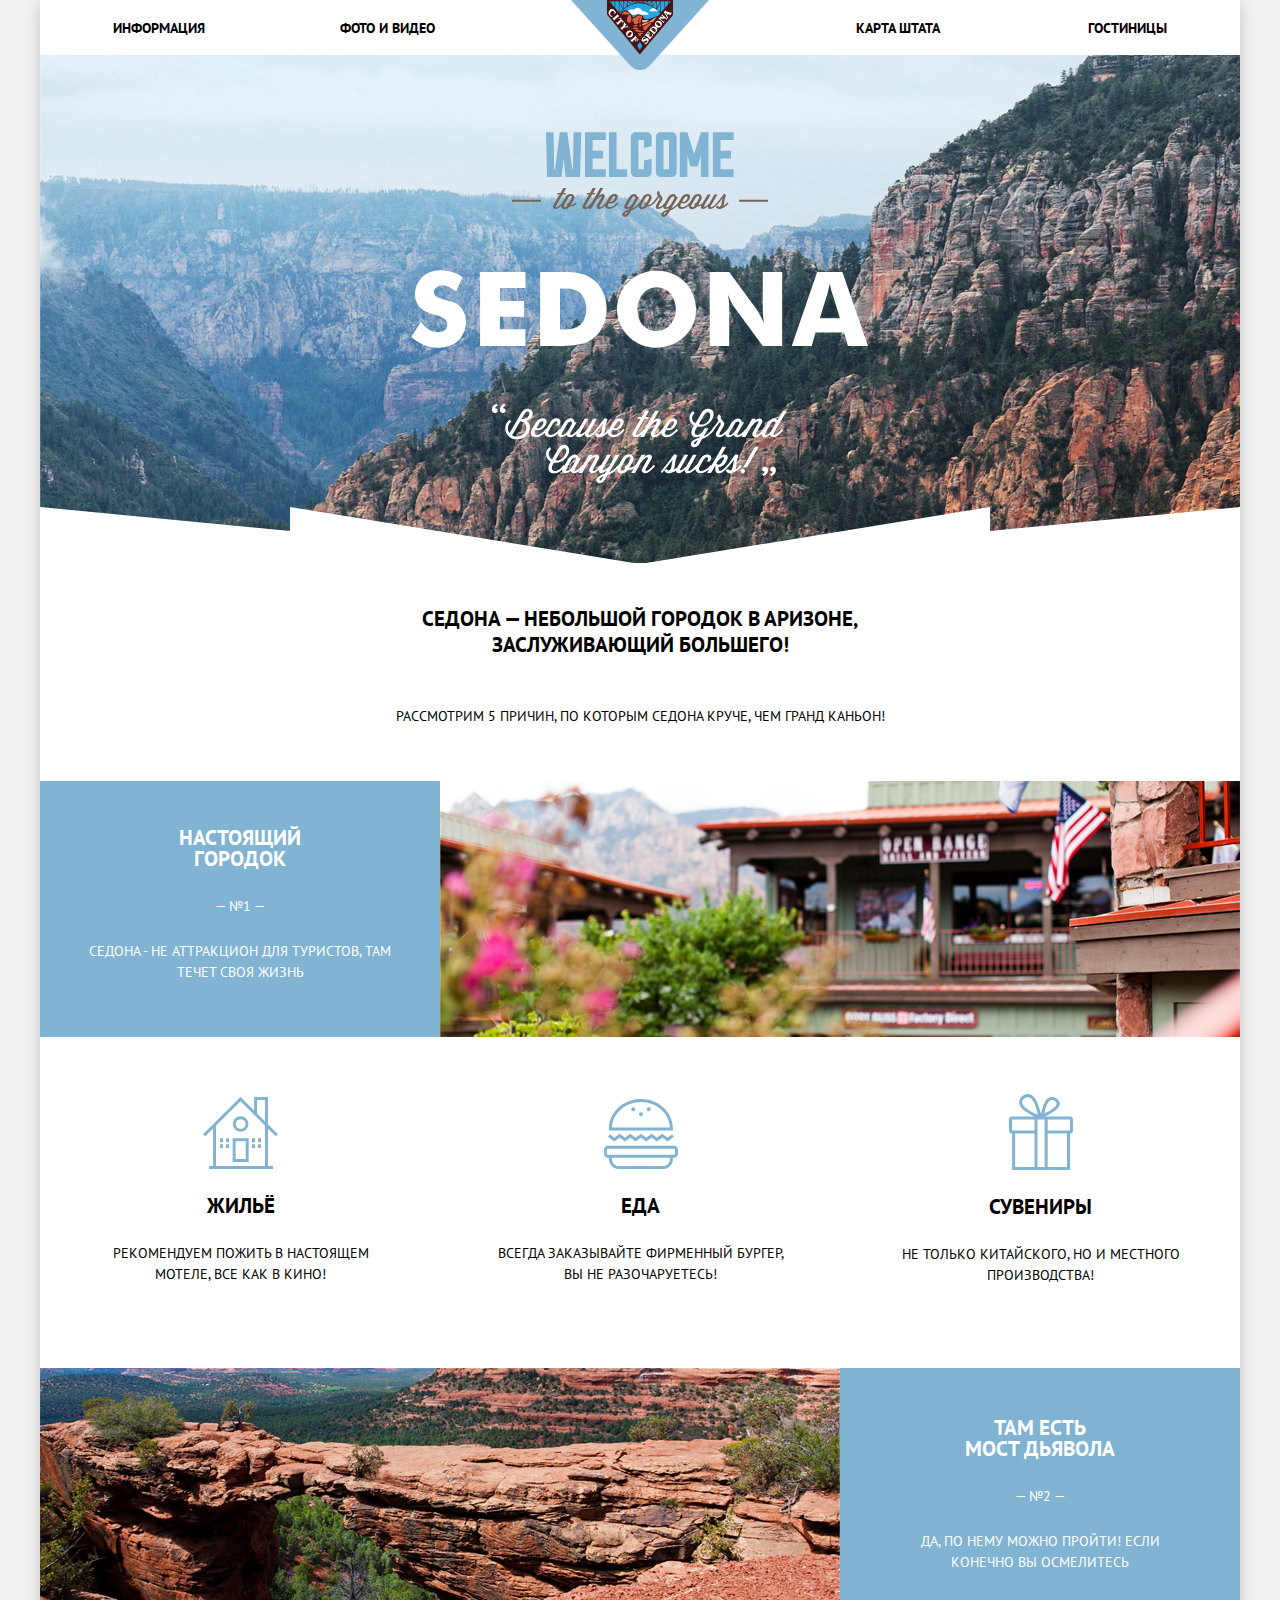
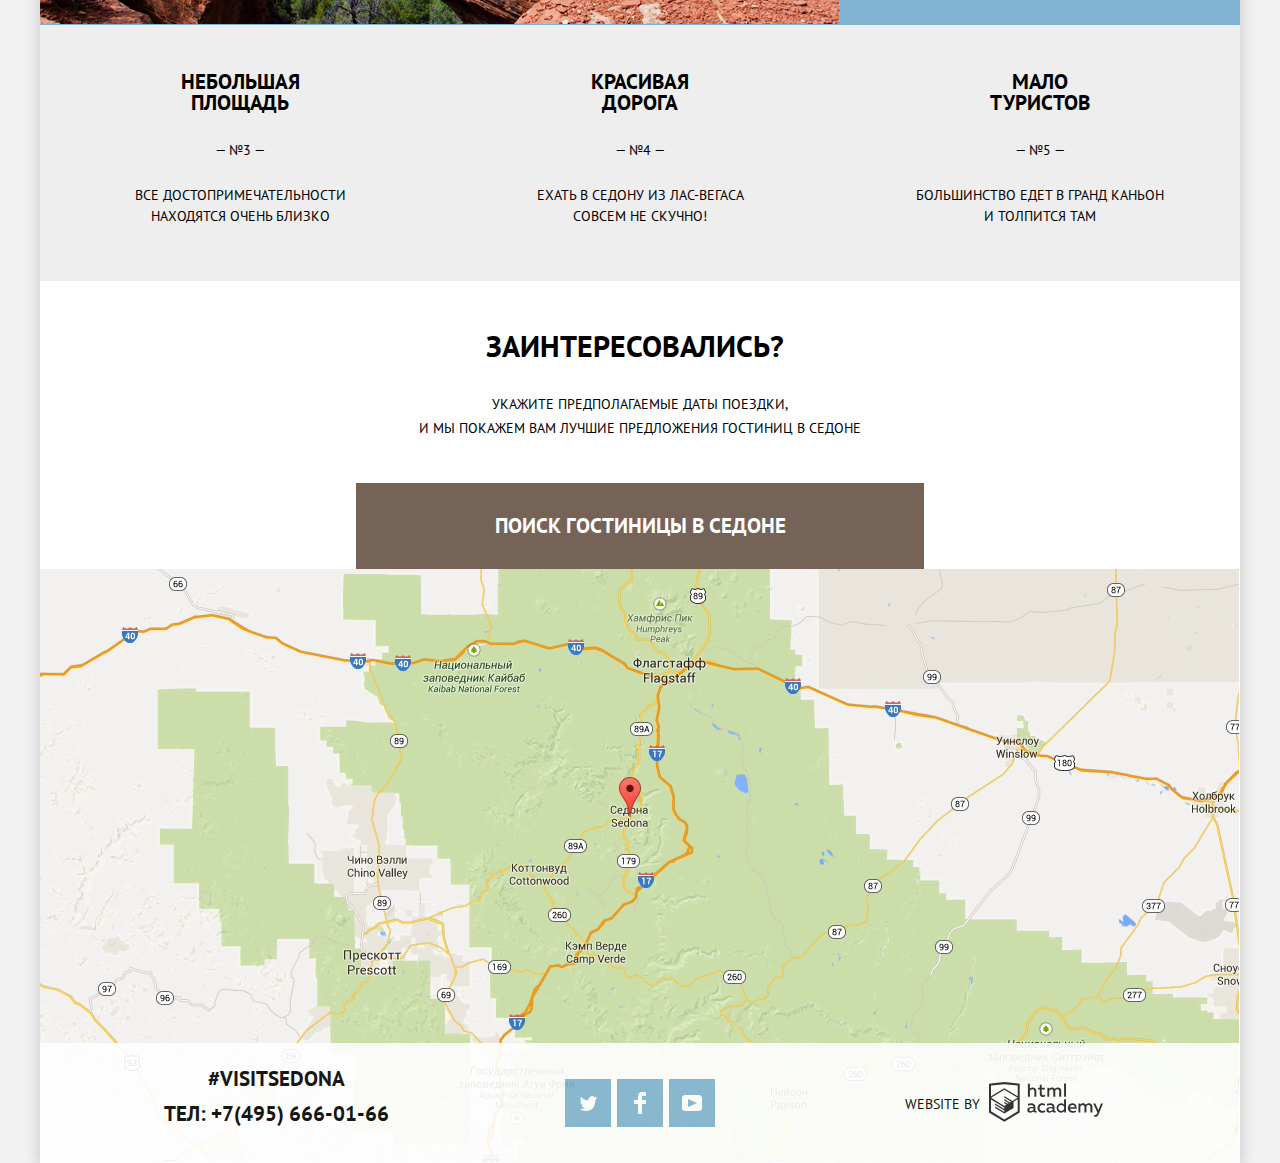
<file: index.html>
<!DOCTYPE html>
<html class="page" lang="ru">

  <head>
    <meta charset="utf-8">
    <title>HTML Academy: Седона</title>
    <link href="css/normalize.css" rel="stylesheet">
    <link href="css/style.min.css" rel="stylesheet">
    <link rel="icon" href="favicon.ico">
    <link rel="icon" href="img/favicon/icon.svg" type="image/svg+xml">
    <link rel="apple-touch-icon" href="img/favicon/180.png">
    <link rel="manifest" href="manifest.webmanifest">
  </head>

  <body class="page-body">
    <div class="shadow">
      <header class="main-header">
        <nav class="main-nav container">
          <a class="main-header-logo">
            <img src="img/logo.svg" width="138" height="70" alt="Логотип города Седона">
          </a>
          <ul class="site-nav">
            <li class="site-nav-item site-nav-info"><a href="#">Информация</a></li>
            <li class="site-nav-item site-nav-media"><a href="#">Фото и видео</a></li>
            <li class="site-nav-item site-nav-map"><a href="#">Карта штата</a></li>
            <li class="site-nav-item site-nav-current"><a href="catalog.html">Гостиницы</a></li>
          </ul>
        </nav>
      </header>

      <main class="container">

        <h1 class="visually-hidden">Седона</h1>

        <div class="invitation">
          <div class="picture">
            <div class="pic">
              <div class="shape"></div>
            </div>
          </div>
        </div>

        <div>
          <p class="slogan">Седона &mdash; небольшой городок в Аризоне,<br>
          заслуживающий большего!</p>
          <p class="reasons">Рассмотрим 5 причин, по которым Седона круче, чем гранд каньон!</p>
        </div>

        <h2 class="visually-hidden">Преимущества</h2>

        <section class="advantage1">
          <div class="advantage">
            <h3>Настоящий городок</h3>
            <p>&mdash; №1 &mdash;</p>
            <p>Седона - не аттракцион для туристов, там течет своя жизнь</p>
          </div>
          <img src="img/street-of-sedona.jpg" width="800" height="256" alt="Здание в стиле вестерн, фон размыт">
        </section>

        <section class="features">
          <h3 class="visually-hidden">Раздел для туристов</h3>
          <ul class="features-list">
            <li class="feature-item">
              <img class="icon-house" src="img/icon-1.svg" width="75" height="72" alt="Дом">
              <h4>Жильё</h4>
              <p>Рекомендуем пожить в настоящем мотеле, все как в кино!</p>
            </li>
            <li class="feature-item">
              <img class="icon-burger" src="img/icon-2.svg" width="75" height="70" alt="Бургер">
              <h4>Еда</h4>
              <p>Всегда заказывайте фирменный бургер, вы не разочаруетесь!</p>
            </li>
            <li class="feature-item">
              <img src="img/icon-3.svg" width="64" height="77" alt="Подарочная коробка с бантиком">
              <h4>Сувениры</h4>
              <p>Не только китайского, но и местного производства!</p>
            </li>
          </ul>
        </section>

        <section class="advantage2">
          <img src="img/bridge-of-devil.jpg" width="800" height="256" alt="Скала в форме моста">
          <div class="advantage">
            <h3>Там есть<br>
            Мост Дьявола</h3>
            <p>&mdash; №2 &mdash;</p>
            <p>Да, по нему можно пройти! Если конечно вы осмелитесь</p>
          </div>
        </section>

        <section class="advantages">
          <ul class="advantages-list">
            <li class="advantage-item">
              <h3>Небольшая площадь</h3>
              <p>&mdash; №3 &mdash;</p>
              <p>Все достопримечательности находятся очень близко</p>
            </li>
            <li class="advantage-item">
              <h3>Красивая дорога</h3>
              <p>&mdash; №4 &mdash;</p>
              <p>Ехать в Седону из Лас-Вегаса совсем не скучно!</p>
            </li>
            <li class="advantage-item">
              <h3>Мало туристов</h3>
              <p> &mdash; №5 &mdash;</p>
              <p>Большинство едет в Гранд Каньон и толпится там</p>
            </li>
          </ul>
        </section>

        <section class="search">
          <h2 class="visually-hidden">Поиск гостиницы</h2>
          <span>Заинтересовались?</span>
          <p class="text">Укажите предполагаемые даты поездки,<br>
          и мы покажем вам лучшие предложения гостиниц в Седоне</p>
          <a class="button-popup" href="form.html">Поиск гостиницы в Седоне</a>
        </section>

        <div class="map">
          <div class="form-popup">
            <form class="search-form" action="https://echo.htmlacademy.ru" method="get" target="_blank">
              <p class="search-item">
                <label for="date-arrival">Дата заезда:</label>
                <input class="search-item-date date-arrival-input" type="text" name="date-arrival" id="date-arrival" placeholder="24 апреля 2017">
                <button type="button" class="button-search-icon icon-calendar"  aria-label="Календарь. Выберите дату заезда">
                  <svg width="21" height="23" viewBox="0 0 21 23" xmlns="http://www.w3.org/2000/svg">
                    <path clip-rule="evenodd" d="M16.406 3.02498H19.251C20.217 3.02498 21 3.84698 21 4.86198V21.164C21 22.179 20.217 23 19.251 23H1.75C0.784 23 0 22.179 0 21.164V4.86198C0 3.84698 0.784 3.02498 1.75 3.02498H4.593V1.64798C4.593 1.26698 4.887 0.958984 5.25 0.958984C5.612 0.958984 5.906 1.26698 5.906 1.64798V3.02498H9.844V1.64798C9.844 1.26698 10.138 0.958984 10.501 0.958984C10.862 0.958984 11.156 1.26698 11.156 1.64798V3.02498H15.094V1.64798C15.094 1.26698 15.387 0.958984 15.75 0.958984C16.112 0.958984 16.406 1.26698 16.406 1.64798V3.02498ZM19.5646 21.484C19.6466 21.3979 19.691 21.2828 19.688 21.164H19.689V4.86198C19.689 4.60898 19.493 4.40298 19.252 4.40298H16.407V5.78098C16.407 6.16198 16.113 6.46998 15.751 6.46998C15.388 6.46998 15.095 6.16198 15.095 5.78098V4.40298H11.157V5.78098C11.157 6.16198 10.863 6.46998 10.502 6.46998C10.139 6.46998 9.845 6.16198 9.845 5.78098V4.40298H5.907V5.78098C5.907 6.16198 5.613 6.46998 5.251 6.46998C4.888 6.46998 4.594 6.16198 4.594 5.78098V4.40298H1.75C1.50263 4.40953 1.30696 4.61458 1.312 4.86198V21.164C1.30696 21.4114 1.50263 21.6164 1.75 21.623H19.251C19.3698 21.6201 19.4826 21.5701 19.5646 21.484Z"/>
                    <path clip-rule="evenodd" d="M4.59399 9.2251H7.21899V11.2911H4.59399V9.2251ZM4.59399 12.6681H7.21899V14.7351H4.59399V12.6681ZM7.21899 16.1121H4.59399V18.1781H7.21899V16.1121ZM9.18799 16.1121H11.813V18.1781H9.18799V16.1121ZM11.813 12.6681H9.18799V14.7351H11.813V12.6681ZM9.18799 9.2251H11.813V11.2911H9.18799V9.2251ZM16.406 16.1121H13.781V18.1781H16.406V16.1121ZM13.781 12.6681H16.406V14.7351H13.781V12.6681ZM16.406 9.2251H13.781V11.2911H16.406V9.2251Z"/>
                  </svg>
                </button>
              </p>
              <p class="search-item">
                <label for="date-of-departure">Дата выезда:</label>
                <input class="search-item-date date-of-departure-input" type="text" name="date-of-departure" id="date-of-departure" placeholder="4 июля 2017">
                <button type="button" class="button-search-icon icon-calendar" aria-label="Календарь. Выберите дату выезда">
                  <svg width="21" height="23" viewBox="0 0 21 23" xmlns="http://www.w3.org/2000/svg">
                    <path clip-rule="evenodd" d="M16.406 3.02498H19.251C20.217 3.02498 21 3.84698 21 4.86198V21.164C21 22.179 20.217 23 19.251 23H1.75C0.784 23 0 22.179 0 21.164V4.86198C0 3.84698 0.784 3.02498 1.75 3.02498H4.593V1.64798C4.593 1.26698 4.887 0.958984 5.25 0.958984C5.612 0.958984 5.906 1.26698 5.906 1.64798V3.02498H9.844V1.64798C9.844 1.26698 10.138 0.958984 10.501 0.958984C10.862 0.958984 11.156 1.26698 11.156 1.64798V3.02498H15.094V1.64798C15.094 1.26698 15.387 0.958984 15.75 0.958984C16.112 0.958984 16.406 1.26698 16.406 1.64798V3.02498ZM19.5646 21.484C19.6466 21.3979 19.691 21.2828 19.688 21.164H19.689V4.86198C19.689 4.60898 19.493 4.40298 19.252 4.40298H16.407V5.78098C16.407 6.16198 16.113 6.46998 15.751 6.46998C15.388 6.46998 15.095 6.16198 15.095 5.78098V4.40298H11.157V5.78098C11.157 6.16198 10.863 6.46998 10.502 6.46998C10.139 6.46998 9.845 6.16198 9.845 5.78098V4.40298H5.907V5.78098C5.907 6.16198 5.613 6.46998 5.251 6.46998C4.888 6.46998 4.594 6.16198 4.594 5.78098V4.40298H1.75C1.50263 4.40953 1.30696 4.61458 1.312 4.86198V21.164C1.30696 21.4114 1.50263 21.6164 1.75 21.623H19.251C19.3698 21.6201 19.4826 21.5701 19.5646 21.484Z"/>
                    <path clip-rule="evenodd" d="M4.59399 9.2251H7.21899V11.2911H4.59399V9.2251ZM4.59399 12.6681H7.21899V14.7351H4.59399V12.6681ZM7.21899 16.1121H4.59399V18.1781H7.21899V16.1121ZM9.18799 16.1121H11.813V18.1781H9.18799V16.1121ZM11.813 12.6681H9.18799V14.7351H11.813V12.6681ZM9.18799 9.2251H11.813V11.2911H9.18799V9.2251ZM16.406 16.1121H13.781V18.1781H16.406V16.1121ZM13.781 12.6681H16.406V14.7351H13.781V12.6681ZM16.406 9.2251H13.781V11.2911H16.406V9.2251Z"/>
                  </svg>
                </button>
              </p>
              <div class="search-item">
                <div class="search-item-adults">
                  <label for="adults">Взрослые:</label>
                  <div class="adults-choice">
                    <button type="button" class="button-search-icon icon-minus" aria-label="Уменьшить с шагом 1"><svg width="12" height="3" viewBox="0 0 12 3" xmlns="http://www.w3.org/2000/svg">
                      <rect width="12" height="3"/>
                    </svg></button>
                    <input type="text" name="adults" id="adults" placeholder="2">
                    <button type="button" class="button-search-icon icon-plus" aria-label="Увеличить с шагом 1"><svg width="11" height="11" viewBox="0 0 11 11" xmlns="http://www.w3.org/2000/svg">
                      <path clip-rule="evenodd" d="M4.23086 6.76932V11H6.76932V6.76932H11V4.23086H6.76932V0H4.23085V4.23086H0V6.76932H4.23086Z"/>
                    </svg></button>
                  </div>
                </div>
                <div class="search-item-children">
                  <label for="children">Дети:</label>
                  <div class="children-choice">
                    <button type="button" class="button-search-icon icon-minus" aria-label="Уменьшить с шагом 1"><svg width="12" height="3" viewBox="0 0 12 3" xmlns="http://www.w3.org/2000/svg">
                      <rect width="12" height="3"/>
                    </svg></button>
                    <input type="text" name="children" id="children" placeholder="0">
                    <button type="button" class="button-search-icon icon-plus" aria-label="Увеличить с шагом 1"><svg width="11" height="11" viewBox="0 0 11 11" xmlns="http://www.w3.org/2000/svg">
                      <path clip-rule="evenodd" d="M4.23086 6.76932V11H6.76932V6.76932H11V4.23086H6.76932V0H4.23085V4.23086H0V6.76932H4.23086Z"/>
                    </svg></button>
                  </div>
                </div>
              </div>
              <button class="button-search" type="submit" aria-label="Найти варианты гостиниц">Найти</button>
            </form>
          </div>
          <iframe src="https://www.google.com/maps/embed?pb=!1m18!1m12!1m3!1d52385.18050596735!2d-111.83015794715254!3d34.85437338104664!2m3!1f0!2f0!3f0!3m2!1i1024!2i768!4f13.1!3m3!1m2!1s0x872da132f942b00d%3A0x5548c523fa6c8efd!2z0KHQtdC00L7QvdCwLCDQkNGA0LjQt9C-0L3QsCA4NjMzNiwg0KHQqNCQ!5e0!3m2!1sru!2sru!4v1611679760355!5m2!1sru!2sru" width="1200" height="594" allowfullscreen title="Седона, штат Аризона, США"></iframe>
        </div>

      </main>

      <footer class="main-footer footer-main-page">
        <div class="main-footer container">
          <section class="contacts">
            <h2 class="visually-hidden">Контакты</h2>
            <p><a href="#">#Visitsedona</a></p>
            <p>ТЕЛ: <a  href="tel:+74956660166" aria-label="Телефон для связи +7(495) 666-01-66">+7(495) 666-01-66</a></p>
          </section>

          <section class="socials">
            <h2 class="visually-hidden">Соцсети</h2>
            <ul class="social-list">
              <li><a class="social-button" href="#">
                <span class="visually-hidden">Твиттер</span>
                <svg width="17" height="16" viewBox="0 0 17 16" fill="none" xmlns="http://www.w3.org/2000/svg">
                  <path d="M10.95 1.14409C12.635 0.648089 13.934 1.41409 14.527 2.32309C15.2 2.09209 15.858 1.84209 16.538 1.61509C16.5249 2.30145 16.2117 2.94761 15.681 3.38309C16.366 3.55309 16.985 2.89209 16.985 2.89209C16.816 3.89209 15.979 4.68009 15.422 4.91609C15.191 11.6661 12.247 16.1331 5.34498 15.9981H4.89898C4.48898 15.9981 0.734977 15.5381 0.000976562 14.1111C2.27198 14.3071 3.89398 13.6891 4.69398 12.9341C3.73398 12.6341 2.01498 12.4571 1.71498 9.98409C2.06398 10.0901 2.27898 10.2121 2.90498 10.1031C1.70498 9.24709 0.373977 8.53009 0.447977 6.33009C0.732977 6.65809 1.51498 6.86609 1.78798 6.80209C1.08498 6.56109 -0.182023 3.44209 0.893977 1.85009C2.71198 3.70409 4.62898 5.45609 8.04598 5.62309C8.25398 3.33009 9.18298 1.79309 10.95 1.14409Z" fill="white"/>
                </svg>
                </a>
              </li>
              <li>
                <a class="social-button" href="#">
                  <span class="visually-hidden">Фейсбук</span>
                  <svg width="12" height="22" viewBox="0 0 12 22" fill="none" xmlns="http://www.w3.org/2000/svg">
                    <path d="M12 4V0H8C5.79086 0 4 1.79086 4 4V8H0V12H4V22H8V12H12V8H8V4H12Z" fill="white"/>
                  </svg>
                </a>
              </li>
              <li>
                <a class="social-button" href="#">
                  <span class="visually-hidden">Ютуб</span>
                  <svg width="20" height="16" viewBox="0 0 20 16" fill="none" xmlns="http://www.w3.org/2000/svg">
                    <path fill-rule="evenodd" clip-rule="evenodd" d="M3 0H17C18.65 0 20 1.35 20 3V13C20 14.65 18.65 16 17 16H3C1.35 16 0 14.65 0 13V3C0 1.35 1.35 0 3 0ZM6.027 4.002V11.998L15.014 8L6.027 4.002Z" fill="white"/>
                  </svg>
                </a>
              </li>
            </ul>
          </section>

          <section class="footer-copyright">
            <h2 class="visually-hidden">Разработчик</h2>
            <p>
              <span>Website by</span>
              <a class="login-link" aria-label="Ссылка на сайт разроботчика" href="https://htmlacademy.ru/intensive/htmlcss">
                <svg class="logo-icone" width="115" height="41" viewBox="0 0 115 41" xmlns="http://www.w3.org/2000/svg">
                  <path fill-rule="evenodd" clip-rule="evenodd" d="M15.5197 1.05737H15.3509L0 2.71895V31.4945L15.3509 40.8382L30.7018 31.4945V2.71895L15.5197 1.05737ZM77.0183 2.62185H75.0876V15.7311H77.0183V2.62185ZM40.8619 2.63264V7.76843C41.6131 6.9864 42.6386 6.5436 43.7105 6.53843C44.6823 6.47908 45.6329 6.84495 46.3253 7.54479C47.0177 8.24462 47.3866 9.21244 47.3399 10.2068V15.7634H45.367V10.4658C45.4231 9.94897 45.2754 9.43059 44.9566 9.02553C44.6377 8.62047 44.174 8.36218 43.6683 8.3079H43.3518C42.3456 8.36979 41.4321 8.9295 40.9041 9.80764V15.7634H38.8995V2.63264H40.8619ZM77.0183 31.4837H75.2775V30.0595C74.4828 31.1353 73.23 31.7538 71.9119 31.7211C69.4751 31.5528 67.5825 29.4822 67.5825 26.9845C67.5825 24.4867 69.4751 22.4162 71.9119 22.2479C73.1195 22.2052 74.2818 22.7203 75.0771 23.6505V18.3205H77.0183V31.4837ZM47.0656 30.0595C47.263 30.0515 47.4583 30.0152 47.6459 29.9516V31.3866C47.2482 31.5404 46.826 31.6172 46.4009 31.6132C45.6482 31.6769 44.9394 31.2429 44.639 30.5342C43.7036 31.31 42.5302 31.7227 41.3261 31.6995C39.733 31.6995 38.256 30.804 38.256 28.9482C38.256 26.65 40.3661 25.9379 42.1702 25.9379C42.9402 25.9505 43.707 26.0408 44.4596 26.2076V25.884C44.4596 24.805 43.6578 23.9742 42.1491 23.9742C41.0585 23.9764 39.9804 24.2116 38.9839 24.6647V22.8305C40.0678 22.451 41.204 22.2506 42.3495 22.2371C44.8394 22.2371 46.3693 23.4455 46.3693 26.1753V29.4121C46.3546 29.5668 46.401 29.721 46.4981 29.8406C46.5951 29.9601 46.7349 30.035 46.8862 30.0487H47.0656V30.0595ZM40.2711 28.8403C40.298 29.229 40.4761 29.5905 40.7655 29.844C41.055 30.0974 41.4317 30.2217 41.8115 30.189H41.9275C42.8819 30.1906 43.7973 29.8022 44.4702 29.11V27.5779C43.842 27.4414 43.2026 27.3655 42.5605 27.3513C41.5055 27.3513 40.2817 27.7074 40.2817 28.8403H40.2711ZM56.0229 22.9384C55.1962 22.4632 54.2596 22.2246 53.3115 22.2479H52.9422C51.7332 22.2873 50.5891 22.8166 49.7619 23.7192C48.9347 24.6218 48.4923 25.8236 48.5321 27.06V27.5024C48.6957 30.0004 50.805 31.8921 53.2482 31.7318C54.2519 31.7555 55.2477 31.5452 56.1601 31.1168V29.2718C55.3769 29.7215 54.4945 29.9591 53.5963 29.9624C52.5199 30.0288 51.4963 29.4793 50.9385 28.5356C50.3806 27.5918 50.3806 26.4095 50.9385 25.4658C51.4963 24.522 52.5199 23.9725 53.5963 24.039C54.461 24.0357 55.3066 24.2989 56.0229 24.7942V22.9384ZM66.1514 30.0595C66.3488 30.0515 66.5441 30.0152 66.7317 29.9516V31.3866C66.334 31.5404 65.9118 31.6172 65.4867 31.6132C64.734 31.6769 64.0252 31.2429 63.7248 30.5342C62.7894 31.31 61.616 31.7227 60.4119 31.6995C58.8188 31.6995 57.3417 30.804 57.3417 28.9482C57.3417 26.65 59.4518 25.9379 61.256 25.9379C62.0259 25.9505 62.7928 26.0408 63.5454 26.2076V25.884C63.5454 24.805 62.7436 23.9742 61.2349 23.9742C60.1443 23.9764 59.0662 24.2116 58.0697 24.6647V22.8305C59.1536 22.451 60.2897 22.2506 61.4353 22.2371C63.9252 22.2371 65.455 23.4455 65.455 26.1753V29.4121C65.4404 29.5668 65.4868 29.721 65.5838 29.8406C65.6809 29.9601 65.8207 30.035 65.972 30.0487H66.1514V30.0595ZM59.855 29.8481C59.5632 29.5943 59.3837 29.2311 59.3569 28.8403H59.378C59.378 27.7074 60.5385 27.3513 61.6569 27.3513C62.299 27.3655 62.9383 27.4414 63.5665 27.5779V29.11C62.8937 29.8022 61.9782 30.1906 61.0239 30.189H60.9078C60.5263 30.2247 60.1469 30.1019 59.855 29.8481ZM69.3271 26.9305C69.3271 25.2859 70.6308 23.9526 72.239 23.9526L72.2601 24.0066C73.4742 24.0066 74.5742 24.7382 75.0665 25.8732V28.0311C74.5856 29.1871 73.4673 29.9296 72.239 29.9084C70.6308 29.9084 69.3271 28.5752 69.3271 26.9305ZM83.3486 22.2479C86.8408 22.2479 88.0541 25.1395 87.4844 27.7397H80.922C81.1436 29.3582 82.6839 30.0163 84.2876 30.0163C85.2509 30.0196 86.2027 29.8021 87.0729 29.3797V31.1061C86.0736 31.5421 84.9939 31.7519 83.9078 31.7211C81.2385 31.7211 78.8963 30.189 78.8963 26.9521C78.8362 25.7502 79.2482 24.5736 80.0408 23.6841C80.8334 22.7945 81.9408 22.2658 83.1165 22.2155H83.3486V22.2479ZM80.8693 26.1753C80.9704 24.8237 82.1216 23.8104 83.4436 23.9095H83.4858C84.1064 23.8531 84.7196 24.08 85.1612 24.5295C85.6028 24.979 85.8275 25.6051 85.7752 26.24H80.8693V26.1753ZM89.489 31.4621V22.4961H91.2298V23.575C91.9777 22.7197 93.041 22.2229 94.1628 22.2047C95.2951 22.1328 96.3712 22.7163 96.9482 23.7153C97.7407 22.8335 98.8477 22.3161 100.018 22.2803C100.952 22.2327 101.859 22.6011 102.507 23.2901C103.154 23.9792 103.478 24.9213 103.394 25.8732V31.4837H101.39V25.9271C101.437 25.4734 101.306 25.0191 101.024 24.6647C100.743 24.3104 100.336 24.0852 99.8917 24.039H99.6174C98.7512 24.0941 97.9525 24.536 97.4335 25.2474V31.4837H95.4289V25.9271C95.4728 25.47 95.3357 25.0139 95.0481 24.6611C94.7606 24.3082 94.3467 24.088 93.8991 24.0497H93.6881C92.7466 24.1344 91.8915 24.6449 91.3564 25.4416V31.5161H89.5312L89.489 31.4621ZM113.977 22.4745H111.972L109.324 29.2718L106.306 22.4853H104.196L108.417 31.5484L108.237 32.0016C107.72 33.3611 107.003 34.0516 106.053 34.0516C105.75 34.0548 105.447 34.0112 105.156 33.9221V35.6161C105.536 35.7125 105.926 35.7632 106.317 35.7671C107.646 35.7671 108.902 35.0226 109.851 32.6813L113.977 22.4745ZM52.689 6.78658V3.54974L50.7266 4.01369V6.73264H49.144V8.49132H50.7899V12.9905C50.7231 13.817 51.0244 14.6301 51.61 15.2038C52.1955 15.7775 53.0028 16.0505 53.8073 15.9468C54.5996 15.9535 55.3875 15.8259 56.139 15.5692V13.8429C55.5727 14.0781 54.9672 14.199 54.356 14.199C53.2165 14.199 52.689 13.8105 52.689 12.6237V8.5129H55.8541V6.78658H52.689ZM58.3862 15.7526V6.75421H60.1376V7.83316C60.8811 6.97655 61.9403 6.476 63.0601 6.45211C64.1624 6.38099 65.2146 6.93142 65.8032 7.88711C66.5958 7.00534 67.7028 6.48794 68.8734 6.45211C69.8138 6.41462 70.7233 6.79859 71.364 7.50353C72.0046 8.20846 72.3126 9.16418 72.2073 10.1205V15.7418H70.2028V10.1853C70.2499 9.73151 70.1184 9.27721 69.8373 8.92287C69.5561 8.56853 69.1485 8.34334 68.7046 8.29711H68.4619C67.5957 8.35228 66.797 8.7942 66.278 9.50553V15.7418H64.2734V10.1853C64.3206 9.73151 64.1891 9.27721 63.9079 8.92287C63.6268 8.56853 63.2191 8.34334 62.7752 8.29711H62.5326C61.5911 8.38181 60.736 8.89229 60.2009 9.68895V15.7634H58.3862V15.7526ZM28.6972 30.3033L28.7078 30.2968L28.6972 30.3184V30.3033ZM28.6972 18.3205V30.3033L15.3509 38.4321L2.00459 30.3184V18.5147L15.2876 26.6068V28.0311L6.18257 22.5284V23.9418L15.3404 29.5632V31.0629L6.19312 25.4955V26.9521L15.3509 32.5734L24.5826 26.9197V20.8129L28.6972 18.3205ZM28.7078 16.7776L25.0362 18.9355L23.3482 20.0145L15.3087 15.0837V16.4971L22.156 20.7266L22.0083 20.8237L20.9532 21.4063L15.2876 17.9537V19.3995L19.761 22.1184L18.706 22.8413L15.3298 20.7913V22.2047L17.5454 23.5426L15.2982 24.9021L2.11009 16.864L15.3087 8.72869L28.7078 16.7776ZM15.2876 7.27211L28.7078 15.3534V4.56395L15.3615 3.12895L2.01514 4.56395V15.3534L15.2876 7.27211Z"/>
                </svg>
              </a>
            </p>
          </section>
        </div>
      </footer>
    </div>

    <script src="js/search.min.js"></script>

  </body>
</html>
</file>
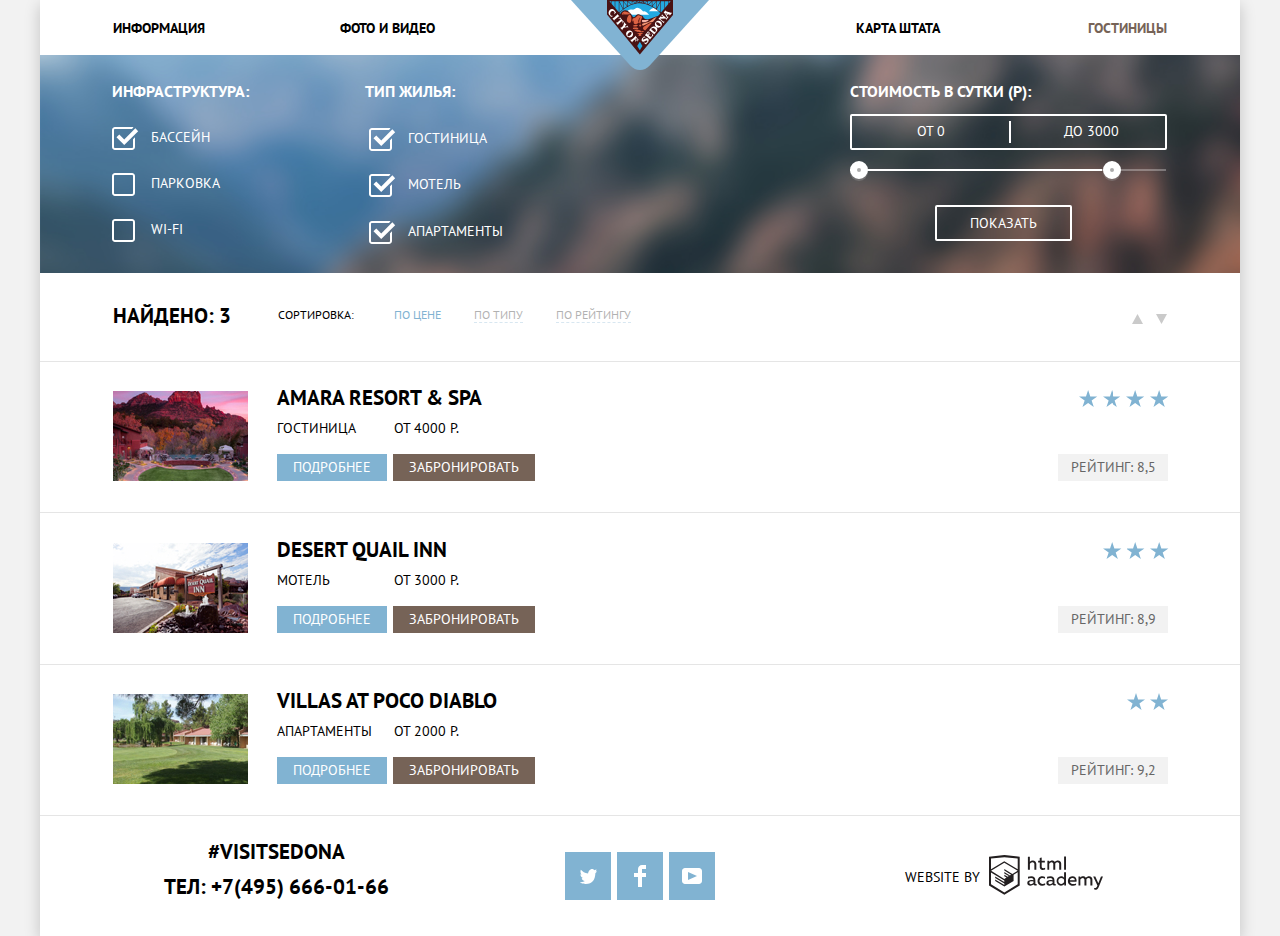
<file: catalog.html>
<!DOCTYPE html>
<html lang="ru">

  <head>
    <meta charset="utf-8">
    <title>HTML Academy: Седона</title>
    <link href="css/normalize.css" rel="stylesheet">
    <link href="css/style.min.css" rel="stylesheet">
    <link rel="icon" href="favicon.ico">
    <link rel="icon" href="img/favicon/icone.svg" type="image/svg+xml">
    <link rel="apple-touch-icon" href="img/favicon/180.png">
    <link rel="manifest" href="manifest.webmanifest">
  </head>

  <body class="page-body">
    <div class="shadow">
      <header class="main-header">
        <nav class="main-nav container">
          <a class="main-header-logo" href="index.html" tabindex="3">
            <img src="img/logo.svg" width="138" height="70" alt="Логотип города Седона, ссылка на главную страницу">
          </a>
          <ul class="site-nav">
            <li class="site-nav-item site-nav-info"><a href="#" tabindex="1">Информация</a></li>
            <li class="site-nav-item site-nav-media"><a href="#" tabindex="2">Фото и видео</a></li>
            <li class="site-nav-item site-nav-map"><a href="#">Карта штата</a></li>
            <li class="site-nav-item site-nav-current">Гостиницы</li>
          </ul>
        </nav>
      </header>

      <main class="page-catalog container">

        <h1 class="visually-hidden">Выбор гостиницы</h1>

        <section class="filters">
          <h2 class="visually-hidden">Фильтр для подбора гостиницы</h2>
          <div class="image">
            <form class="filter" method="get" action="https://echo.htmlacademy.ru" target="_blank">
              <fieldset class="filter-infrastructure">
                <legend>Инфраструктура:</legend>
                <ul>
                  <li class="filter-option">
                    <input class="visually-hidden filter-input-checkbox" type="checkbox" name="swimming-pool" id="filter-swimming-pool" checked>
                    <label for="filter-swimming-pool">Бассейн</label>
                  </li>
                  <li class="filter-option">
                    <input class="visually-hidden filter-input-checkbox" type="checkbox" name="parking" id="filter-parking">
                    <label for="filter-parking">Парковка</label>
                  </li>
                  <li class="filter-option">
                    <input class="visually-hidden filter-input-checkbox" type="checkbox" name="Wi-Fi" id="filter-Wi-Fi">
                    <label for="filter-Wi-Fi">Wi-Fi</label>
                  </li>
                </ul>
              </fieldset>
              <fieldset class="filter-type-housing">
                <legend>Тип жилья:</legend>
                <ul>
                  <li class="filter-option">
                    <input class="visually-hidden filter-input-checkbox" type="checkbox" name="hotel" id="filter-hotel" checked>
                    <label for="filter-hotel">Гостиница</label>
                  </li>
                  <li class="filter-option">
                    <input class="visually-hidden filter-input-checkbox" type="checkbox" name="motel" id="filter-motel" checked>
                    <label for="filter-motel">Мотель</label>
                  </li>
                  <li class="filter-option">
                    <input class="visually-hidden filter-input-checkbox" type="checkbox" name="apartments" id="filter-apartments" checked>
                    <label for="filter-apartments">Апартаменты</label>
                  </li>
                </ul>
              </fieldset>
              <fieldset>
                <legend>Стоимость в сутки (р):</legend>
                <div class="price-controls">
                  <label>
                    от <input class="min-price" type="text" aria-label="Введите минимальную цену гостиницы" value="0">
                  </label>
                  <label>
                    до <input class="max-price" type="text" aria-label="Введите максимальную цену гостиницы" value="3000">
                  </label>
                </div>
                <div class="range-controls">
                  <div class="scale">
                    <div class="bar"></div>
                  </div>
                  <div class="toggle toggle-min" tabindex="0"></div>
                  <div class="toggle toggle-max" tabindex="0"></div>
                </div>
                <button class="filter-button" type="submit" aria-label="Показать варианты гостиниц">Показать</button>
            </fieldset>
            </form>
          </div>
        </section>

        <section class="catalog">
          <h2 class="visually-hidden">Список гостиниц</h2>
          <div class="sorting">
            <span>Найдено: 3</span>
            <h3>Сортировка:</h3>
            <ul class="sorting-list">
              <li class="sorting-item sorting-item-current">По цене</li>
              <li class="sorting-item sorting-item-type"><a href="#">По типу</a></li>
              <li class="sorting-item sorting-item-rating"><a href="#">По рейтингу</a></li>
            </ul>
            <div class="sorting-icon">
              <a href="#" aria-label="Расположить в порядке возрастания">
                <svg class="icon-up" width="11" height="10" viewBox="0 0 11 10" xmlns="http://www.w3.org/2000/svg">
                  <path d="M5.5 0L0 10H11L5.5 0Z"/>
                </svg>
              </a>
              <a href="#" aria-label="Расположить в порядке убывания">
                <svg class="icon-up" width="11" height="10" viewBox="0 0 11 10" xmlns="http://www.w3.org/2000/svg">
                  <path d="M5.5 10L0 0H11"/>
                </svg>
              </a>
            </div>
          </div>
          <ul class="catalog-list">
            <li class="catalog-item">
              <div class="catalog-item-product">
                <h3 class="heading"><a href="#" aria-label="Ссылка на гостиницу Amara resort & spa">Amara resort & spa</a></h3>
                <p>
                  <span>Гостиница</span>
                  <span>от 4000 р.</span>
                </p>
                <p>
                  <a class="button-product" href="#" aria-label="Перейти на страницу гостиницы Amara resort & spa">Подробнее</a>
                  <a class="button-reservation" href="#" aria-label="Забронировать номер">Забронировать</a>
                </p>
              </div>
              <img class="catalog-item-image" src="img/hotel.jpg" width="135" height="90" alt="Прогулочные дорожки гостиницы с видом на лес и скалы">
              <div class="catalog-item-rating">
                <div class="stars"></div>
                <span>Рейтинг: 8,5</span>
              </div>
            </li>
            <li class="catalog-item">
              <div class="catalog-item-product">
                <h3 class="heading"><a href="#" aria-label="Ссылка на мщтель Desert quail inn">Desert quail inn</a></h3>
                <p>
                  <span>Мотель</span>
                  <span>от 3000 р.</span>
                </p>
                <p>
                  <a class="button-product" href="#" aria-label="Перейти на страницу мотеля Desert quail inn">Подробнее</a>
                  <a class="button-reservation" href="#" aria-label="Забронировать номер">Забронировать</a>
                </p>
              </div>
              <img class="catalog-item-image" src="img/motel.jpg" width="135" height="90" alt="Здание мотеля с порковочной площадкой">
              <div class="catalog-item-rating">
                <div class="stars stars3"></div>
                <span>Рейтинг: 8,9</span>
              </div>
            </li>
            <li class="catalog-item">
              <div class="catalog-item-product">
                <h3 class="heading"><a href="#" aria-label="Ссылка на апартаменты Villas at poco diablo">Villas at poco diablo</a></h3>
                <p>
                  <span>Апартаменты</span>
                  <span>от 2000 р.</span>
                </p>
                <p>
                  <a class="button-product" href="#" aria-label="Перейти на страницу апартаментов Villas at poco diablo">Подробнее</a>
                  <a class="button-reservation" href="#" aria-label="Забронировать номер">Забронировать</a>
                </p>
              </div>
              <img class="catalog-item-image" src="img/apartments.jpg" width="135" height="90" alt="Небольшие домики среди деревьев">
              <div class="catalog-item-rating">
                <div class="stars stars2"></div>
                <span>Рейтинг: 9,2</span>
              </div>
            </li>
          </ul>
        </section>

      </main>

      <footer class="main-footer">
        <div class="main-footer container">
          <section class="contacts">
            <h2 class="visually-hidden">Контакты</h2>
            <p><a href="#">#Visitsedona</a></p>
            <p>ТЕЛ: <a href="tel:+74956660166" aria-label="Телефон для связи +7(495) 666-01-66">+7(495) 666-01-66</a></p>
          </section>

          <section class="socials">
            <h2 class="visually-hidden">Соцсети</h2>
            <ul class="social-list">
              <li><a class="social-button" href="#">
                <span class="visually-hidden">Твиттер</span>
                <svg width="17" height="16" viewBox="0 0 17 16" fill="none" xmlns="http://www.w3.org/2000/svg">
                  <path d="M10.95 1.14409C12.635 0.648089 13.934 1.41409 14.527 2.32309C15.2 2.09209 15.858 1.84209 16.538 1.61509C16.5249 2.30145 16.2117 2.94761 15.681 3.38309C16.366 3.55309 16.985 2.89209 16.985 2.89209C16.816 3.89209 15.979 4.68009 15.422 4.91609C15.191 11.6661 12.247 16.1331 5.34498 15.9981H4.89898C4.48898 15.9981 0.734977 15.5381 0.000976562 14.1111C2.27198 14.3071 3.89398 13.6891 4.69398 12.9341C3.73398 12.6341 2.01498 12.4571 1.71498 9.98409C2.06398 10.0901 2.27898 10.2121 2.90498 10.1031C1.70498 9.24709 0.373977 8.53009 0.447977 6.33009C0.732977 6.65809 1.51498 6.86609 1.78798 6.80209C1.08498 6.56109 -0.182023 3.44209 0.893977 1.85009C2.71198 3.70409 4.62898 5.45609 8.04598 5.62309C8.25398 3.33009 9.18298 1.79309 10.95 1.14409Z" fill="white"/>
                </svg>
                </a>
              </li>
              <li>
                <a class="social-button" href="#">
                  <span class="visually-hidden">Фейсбук</span>
                  <svg width="12" height="22" viewBox="0 0 12 22" fill="none" xmlns="http://www.w3.org/2000/svg">
                    <path d="M12 4V0H8C5.79086 0 4 1.79086 4 4V8H0V12H4V22H8V12H12V8H8V4H12Z" fill="white"/>
                  </svg>
                </a>
              </li>
              <li>
                <a class="social-button" href="#">
                  <span class="visually-hidden">Ютуб</span>
                  <svg width="20" height="16" viewBox="0 0 20 16" fill="none" xmlns="http://www.w3.org/2000/svg">
                    <path fill-rule="evenodd" clip-rule="evenodd" d="M3 0H17C18.65 0 20 1.35 20 3V13C20 14.65 18.65 16 17 16H3C1.35 16 0 14.65 0 13V3C0 1.35 1.35 0 3 0ZM6.027 4.002V11.998L15.014 8L6.027 4.002Z" fill="white"/>
                  </svg>
                </a>
              </li>
            </ul>
          </section>

          <section class="footer-copyright">
            <h2 class="visually-hidden">Разработчик</h2>
            <p>
              <span>Website by</span>
              <a class="login-link" aria-label="Ссылка на сайт разроботчика" href="https://htmlacademy.ru/intensive/htmlcss">
                <svg class="logo-icone" width="115" height="41" viewBox="0 0 115 41" xmlns="http://www.w3.org/2000/svg">
                  <path fill-rule="evenodd" clip-rule="evenodd" d="M15.5197 1.05737H15.3509L0 2.71895V31.4945L15.3509 40.8382L30.7018 31.4945V2.71895L15.5197 1.05737ZM77.0183 2.62185H75.0876V15.7311H77.0183V2.62185ZM40.8619 2.63264V7.76843C41.6131 6.9864 42.6386 6.5436 43.7105 6.53843C44.6823 6.47908 45.6329 6.84495 46.3253 7.54479C47.0177 8.24462 47.3866 9.21244 47.3399 10.2068V15.7634H45.367V10.4658C45.4231 9.94897 45.2754 9.43059 44.9566 9.02553C44.6377 8.62047 44.174 8.36218 43.6683 8.3079H43.3518C42.3456 8.36979 41.4321 8.9295 40.9041 9.80764V15.7634H38.8995V2.63264H40.8619ZM77.0183 31.4837H75.2775V30.0595C74.4828 31.1353 73.23 31.7538 71.9119 31.7211C69.4751 31.5528 67.5825 29.4822 67.5825 26.9845C67.5825 24.4867 69.4751 22.4162 71.9119 22.2479C73.1195 22.2052 74.2818 22.7203 75.0771 23.6505V18.3205H77.0183V31.4837ZM47.0656 30.0595C47.263 30.0515 47.4583 30.0152 47.6459 29.9516V31.3866C47.2482 31.5404 46.826 31.6172 46.4009 31.6132C45.6482 31.6769 44.9394 31.2429 44.639 30.5342C43.7036 31.31 42.5302 31.7227 41.3261 31.6995C39.733 31.6995 38.256 30.804 38.256 28.9482C38.256 26.65 40.3661 25.9379 42.1702 25.9379C42.9402 25.9505 43.707 26.0408 44.4596 26.2076V25.884C44.4596 24.805 43.6578 23.9742 42.1491 23.9742C41.0585 23.9764 39.9804 24.2116 38.9839 24.6647V22.8305C40.0678 22.451 41.204 22.2506 42.3495 22.2371C44.8394 22.2371 46.3693 23.4455 46.3693 26.1753V29.4121C46.3546 29.5668 46.401 29.721 46.4981 29.8406C46.5951 29.9601 46.7349 30.035 46.8862 30.0487H47.0656V30.0595ZM40.2711 28.8403C40.298 29.229 40.4761 29.5905 40.7655 29.844C41.055 30.0974 41.4317 30.2217 41.8115 30.189H41.9275C42.8819 30.1906 43.7973 29.8022 44.4702 29.11V27.5779C43.842 27.4414 43.2026 27.3655 42.5605 27.3513C41.5055 27.3513 40.2817 27.7074 40.2817 28.8403H40.2711ZM56.0229 22.9384C55.1962 22.4632 54.2596 22.2246 53.3115 22.2479H52.9422C51.7332 22.2873 50.5891 22.8166 49.7619 23.7192C48.9347 24.6218 48.4923 25.8236 48.5321 27.06V27.5024C48.6957 30.0004 50.805 31.8921 53.2482 31.7318C54.2519 31.7555 55.2477 31.5452 56.1601 31.1168V29.2718C55.3769 29.7215 54.4945 29.9591 53.5963 29.9624C52.5199 30.0288 51.4963 29.4793 50.9385 28.5356C50.3806 27.5918 50.3806 26.4095 50.9385 25.4658C51.4963 24.522 52.5199 23.9725 53.5963 24.039C54.461 24.0357 55.3066 24.2989 56.0229 24.7942V22.9384ZM66.1514 30.0595C66.3488 30.0515 66.5441 30.0152 66.7317 29.9516V31.3866C66.334 31.5404 65.9118 31.6172 65.4867 31.6132C64.734 31.6769 64.0252 31.2429 63.7248 30.5342C62.7894 31.31 61.616 31.7227 60.4119 31.6995C58.8188 31.6995 57.3417 30.804 57.3417 28.9482C57.3417 26.65 59.4518 25.9379 61.256 25.9379C62.0259 25.9505 62.7928 26.0408 63.5454 26.2076V25.884C63.5454 24.805 62.7436 23.9742 61.2349 23.9742C60.1443 23.9764 59.0662 24.2116 58.0697 24.6647V22.8305C59.1536 22.451 60.2897 22.2506 61.4353 22.2371C63.9252 22.2371 65.455 23.4455 65.455 26.1753V29.4121C65.4404 29.5668 65.4868 29.721 65.5838 29.8406C65.6809 29.9601 65.8207 30.035 65.972 30.0487H66.1514V30.0595ZM59.855 29.8481C59.5632 29.5943 59.3837 29.2311 59.3569 28.8403H59.378C59.378 27.7074 60.5385 27.3513 61.6569 27.3513C62.299 27.3655 62.9383 27.4414 63.5665 27.5779V29.11C62.8937 29.8022 61.9782 30.1906 61.0239 30.189H60.9078C60.5263 30.2247 60.1469 30.1019 59.855 29.8481ZM69.3271 26.9305C69.3271 25.2859 70.6308 23.9526 72.239 23.9526L72.2601 24.0066C73.4742 24.0066 74.5742 24.7382 75.0665 25.8732V28.0311C74.5856 29.1871 73.4673 29.9296 72.239 29.9084C70.6308 29.9084 69.3271 28.5752 69.3271 26.9305ZM83.3486 22.2479C86.8408 22.2479 88.0541 25.1395 87.4844 27.7397H80.922C81.1436 29.3582 82.6839 30.0163 84.2876 30.0163C85.2509 30.0196 86.2027 29.8021 87.0729 29.3797V31.1061C86.0736 31.5421 84.9939 31.7519 83.9078 31.7211C81.2385 31.7211 78.8963 30.189 78.8963 26.9521C78.8362 25.7502 79.2482 24.5736 80.0408 23.6841C80.8334 22.7945 81.9408 22.2658 83.1165 22.2155H83.3486V22.2479ZM80.8693 26.1753C80.9704 24.8237 82.1216 23.8104 83.4436 23.9095H83.4858C84.1064 23.8531 84.7196 24.08 85.1612 24.5295C85.6028 24.979 85.8275 25.6051 85.7752 26.24H80.8693V26.1753ZM89.489 31.4621V22.4961H91.2298V23.575C91.9777 22.7197 93.041 22.2229 94.1628 22.2047C95.2951 22.1328 96.3712 22.7163 96.9482 23.7153C97.7407 22.8335 98.8477 22.3161 100.018 22.2803C100.952 22.2327 101.859 22.6011 102.507 23.2901C103.154 23.9792 103.478 24.9213 103.394 25.8732V31.4837H101.39V25.9271C101.437 25.4734 101.306 25.0191 101.024 24.6647C100.743 24.3104 100.336 24.0852 99.8917 24.039H99.6174C98.7512 24.0941 97.9525 24.536 97.4335 25.2474V31.4837H95.4289V25.9271C95.4728 25.47 95.3357 25.0139 95.0481 24.6611C94.7606 24.3082 94.3467 24.088 93.8991 24.0497H93.6881C92.7466 24.1344 91.8915 24.6449 91.3564 25.4416V31.5161H89.5312L89.489 31.4621ZM113.977 22.4745H111.972L109.324 29.2718L106.306 22.4853H104.196L108.417 31.5484L108.237 32.0016C107.72 33.3611 107.003 34.0516 106.053 34.0516C105.75 34.0548 105.447 34.0112 105.156 33.9221V35.6161C105.536 35.7125 105.926 35.7632 106.317 35.7671C107.646 35.7671 108.902 35.0226 109.851 32.6813L113.977 22.4745ZM52.689 6.78658V3.54974L50.7266 4.01369V6.73264H49.144V8.49132H50.7899V12.9905C50.7231 13.817 51.0244 14.6301 51.61 15.2038C52.1955 15.7775 53.0028 16.0505 53.8073 15.9468C54.5996 15.9535 55.3875 15.8259 56.139 15.5692V13.8429C55.5727 14.0781 54.9672 14.199 54.356 14.199C53.2165 14.199 52.689 13.8105 52.689 12.6237V8.5129H55.8541V6.78658H52.689ZM58.3862 15.7526V6.75421H60.1376V7.83316C60.8811 6.97655 61.9403 6.476 63.0601 6.45211C64.1624 6.38099 65.2146 6.93142 65.8032 7.88711C66.5958 7.00534 67.7028 6.48794 68.8734 6.45211C69.8138 6.41462 70.7233 6.79859 71.364 7.50353C72.0046 8.20846 72.3126 9.16418 72.2073 10.1205V15.7418H70.2028V10.1853C70.2499 9.73151 70.1184 9.27721 69.8373 8.92287C69.5561 8.56853 69.1485 8.34334 68.7046 8.29711H68.4619C67.5957 8.35228 66.797 8.7942 66.278 9.50553V15.7418H64.2734V10.1853C64.3206 9.73151 64.1891 9.27721 63.9079 8.92287C63.6268 8.56853 63.2191 8.34334 62.7752 8.29711H62.5326C61.5911 8.38181 60.736 8.89229 60.2009 9.68895V15.7634H58.3862V15.7526ZM28.6972 30.3033L28.7078 30.2968L28.6972 30.3184V30.3033ZM28.6972 18.3205V30.3033L15.3509 38.4321L2.00459 30.3184V18.5147L15.2876 26.6068V28.0311L6.18257 22.5284V23.9418L15.3404 29.5632V31.0629L6.19312 25.4955V26.9521L15.3509 32.5734L24.5826 26.9197V20.8129L28.6972 18.3205ZM28.7078 16.7776L25.0362 18.9355L23.3482 20.0145L15.3087 15.0837V16.4971L22.156 20.7266L22.0083 20.8237L20.9532 21.4063L15.2876 17.9537V19.3995L19.761 22.1184L18.706 22.8413L15.3298 20.7913V22.2047L17.5454 23.5426L15.2982 24.9021L2.11009 16.864L15.3087 8.72869L28.7078 16.7776ZM15.2876 7.27211L28.7078 15.3534V4.56395L15.3615 3.12895L2.01514 4.56395V15.3534L15.2876 7.27211Z"/>
                </svg>
              </a>
            </p>
          </section>
        </div>
      </footer>
    </div>
  </body>
</html>
</file>
<file: css/style.min.css>
@-webkit-keyframes move-down{0%{-webkit-transform:translateY(-395px);transform:translateY(-395px)}to{-webkit-transform:translateY(0);transform:translateY(0)}}@keyframes move-down{0%{-webkit-transform:translateY(-395px);transform:translateY(-395px)}to{-webkit-transform:translateY(0);transform:translateY(0)}}@-webkit-keyframes shake{0%,to{-webkit-transform:translateX(0);transform:translateX(0)}10%,30%,50%,70%,90%{-webkit-transform:translateX(-10px);transform:translateX(-10px)}20%,40%,60%,80%{-webkit-transform:translateX(10px);transform:translateX(10px)}}@keyframes shake{0%,to{-webkit-transform:translateX(0);transform:translateX(0)}10%,30%,50%,70%,90%{-webkit-transform:translateX(-10px);transform:translateX(-10px)}20%,40%,60%,80%{-webkit-transform:translateX(10px);transform:translateX(10px)}}@font-face{font-family:"PT Sans";src:url(../fonts/PTSans.woff2) format("woff2"),url(../fonts/PTSans.woff) format("woff");font-weight:400;font-style:normal}@font-face{font-family:"PT Sans";src:url(../fonts/PTSans-Bold.woff2) format("woff2"),url(../fonts/PTSans-Bold.woff) format("woff");font-weight:700;font-style:normal}:root{--basic-black:#000000;--basic-dark-ground:#503E33;--basic-ground:#604E43;--basic-light-ground:#766357;--basic-dark-sky:#5496BD;--basic-sky:#669EC0;--basic-light-sky:#81B3D2;--basic-border-pepel:#E5E5E5;--basic-pepel:#EBEBEB;--basic-light-pepel:#F2F2F2;--basic-light:#EEEEEE;--basic-white:#FFFFFF;--special-black:#231F20;--special-pepel:#BDBBBC;--special-sorting-icone:#CACACA;--special-rating:#666666;--special-search-icon:#A9A9A9}.page-body{min-width:1200px;margin:0;padding:0;font-family:"PT Sans",Arial,sans-serif;font-size:14px;line-height:21px;font-weight:400;color:var(--basic-black);text-align:center;text-transform:uppercase;background-color:var(--basic-light-pepel);min-height:100%;display:-ms-grid;display:grid;-ms-grid-rows:-webkit-min-content 1fr -webkit-min-content;-ms-grid-rows:min-content 1fr min-content;grid-template-rows:-webkit-min-content 1fr -webkit-min-content;grid-template-rows:min-content 1fr min-content;position:relative}a{text-decoration:none}img{max-width:100%;height:auto}.visually-hidden{position:absolute;width:1px;height:1px;margin:-1px;border:0;padding:0;white-space:nowrap;-webkit-clip-path:inset(100%);clip-path:inset(100%);clip:rect(0 0 0 0);overflow:hidden}.page{height:100%}.shadow{width:1200px;margin:0 auto;padding:0;-webkit-box-shadow:0 5px 15px rgba(0,1,1,.2);box-shadow:0 5px 15px rgba(0,1,1,.2)}.main-header-logo{position:absolute;margin-left:-69px}.main-nav{line-height:26px;font-weight:700;color:var(--basic-black);background-color:transparent}.site-nav{display:-ms-grid;display:grid;-ms-grid-columns:1fr 1fr 1fr 1fr;grid-template-columns:1fr 1fr 1fr 1fr;-webkit-box-align:center;-ms-flex-align:center;align-items:center;min-height:55px;margin:0;padding:0;list-style:none}.site-nav-info,.site-nav-media{text-align:left}.site-nav-current,.site-nav-map{text-align:right}.site-nav-info{padding-left:73px}.site-nav-current{padding-right:73px;color:var(--basic-light-ground)}.site-nav a{color:var(--basic-black)}.site-nav a:hover{color:var(--basic-light-sky)}.site-nav a:focus{color:var(--basic-light-ground)}.site-nav a:active{color:var(--basic-black);opacity:.3}.container{width:1200px;margin:0 auto;padding:0;background-color:var(--basic-white)}.invitation{background-color:var(--basic-light-sky);width:1200px;height:508px}.pic,.picture,.shape{background-image:url(../img/background-photo.jpg);background-repeat:no-repeat;width:1200px;height:508px}.pic,.shape{background-image:url(../img/welcome.svg);background-position:371.38px 77.35px}.shape{background-image:url(../img/shape.svg);background-position:bottom;height:509px}.slogan{font-size:21px;line-height:26px;font-weight:700;margin-top:43px;margin-bottom:45px}.reasons{line-height:26px;margin-bottom:52px}.advantage1,.advantage2{color:var(--basic-white);background-color:var(--basic-light-sky)}.advantage1,.advantage2,.features-list{display:-ms-grid;display:grid;-ms-grid-columns:400px 800px;grid-template-columns:400px 800px;margin:0;padding:0}.advantage2,.features-list{-ms-grid-columns:800px 400px;grid-template-columns:800px 400px}.features-list{-ms-grid-columns:1fr 1fr 1fr;grid-template-columns:1fr 1fr 1fr;list-style:none}.feature-item{padding:56px 51px 82px 52px}.feature-item img{margin-bottom:20px}.icon-house{margin-top:4px}.icon-burger{margin-top:6px}.feature-item h4{font-size:21px;margin:0 0 27px}.advantage p,.feature-item p{margin:0}.advantages{background-color:var(--basic-light)}.advantages-list{display:-ms-grid;display:grid;-ms-grid-columns:1fr 1fr 1fr;grid-template-columns:1fr 1fr 1fr;margin:0;padding:0;min-height:256px;list-style:none}.advantage,.advantage-item{padding:46px 49px 52px}.advantage-item p{margin:0 22px}.advantage p:first-of-type,.advantage-item p:first-of-type{margin:27px 0 24px}.advantage h3,.advantage-item h3{font-size:21px;margin:0 75px}.advantage2 h3{margin-top:3px}.search{margin:53px auto 0}.search span{font-size:30px;line-height:24px;font-weight:700;padding-right:11px}.text{font-size:14px;line-height:24px;font-weight:400;margin:29px auto 43px}.form-popup{display:none}.search-form,.search-item{display:-webkit-box;display:-ms-flexbox;display:flex;padding:0;position:relative}.search-form{-ms-flex-wrap:wrap;flex-wrap:wrap;-webkit-box-pack:center;-ms-flex-pack:center;justify-content:center;width:568px;height:395px;background-color:var(--basic-white);-webkit-box-shadow:0 7px 15px rgba(0,1,1,.15);box-shadow:0 7px 15px rgba(0,1,1,.15);margin:0 auto -395px}.search-item{-webkit-box-pack:justify;-ms-flex-pack:justify;justify-content:space-between;-webkit-box-align:center;-ms-flex-align:center;align-items:center;margin:0;width:458px;height:38px}.search-item:first-child{margin-top:55px}.search-item p{margin:0;padding:0}.search-item input,.search-item label{font-size:14px;line-height:26px;font-weight:700}.search-item input{text-transform:uppercase;background-color:var(--basic-light-pepel);border:0;-webkit-box-sizing:border-box;box-sizing:border-box}.search-item input:hover{background-color:var(--basic-pepel)}.search-item input:focus{background-color:var(--basic-white);border:2px solid var(--basic-border-pepel);outline:0}.search-item input::-webkit-input-placeholder{color:var(--basic-black)}.search-item input::-moz-placeholder{color:var(--basic-black)}.search-item input:-ms-input-placeholder{color:var(--basic-black)}.search-item input::-ms-input-placeholder{color:var(--basic-black)}.search-item input::placeholder{color:var(--basic-black)}.search-item-date{width:346px;height:38px;padding:6px 9px 6px 12px}.search-item-adults label{margin-right:38px}.search-item-children label{margin-right:23px}.search-item-adults div,.search-item-children div{display:inline-block;vertical-align:center;position:relative}.search-item-adults input,.search-item-children input{width:114px;height:38px;text-align:center}.button-search-icon{display:-webkit-box;display:-ms-flexbox;display:flex;-webkit-box-align:center;-ms-flex-align:center;align-items:center;-webkit-box-pack:center;-ms-flex-pack:center;justify-content:center;width:38px;height:38px;background-color:transparent;border:0;cursor:pointer}.icon-calendar{position:absolute;top:0;right:0}.icon-minus{position:absolute;left:0;top:0}.icon-plus{position:absolute;right:0;top:0}.button-search-icon svg{fill:var(--special-search-icon)}.button-search-icon:hover svg{fill:var(--basic-black)}.button-search-icon:active svg{fill:var(--basic-light-sky)}.search-show{display:block;-webkit-animation:move-down 1s;animation:move-down 1s}.search-error{-webkit-animation:shake 1s;animation:shake 1s}.map,.map iframe{width:1199px;height:594px}.map{position:relative;overflow:hidden;background-image:url(../img/map.png)}.map iframe{display:block;border:0}.button-popup{display:-webkit-inline-box;display:-ms-inline-flexbox;display:inline-flex;-webkit-box-align:center;-ms-flex-align:center;align-items:center;-webkit-box-pack:center;-ms-flex-pack:center;justify-content:center;font-size:21px;line-height:26px;font-weight:700;width:568px;height:86px;color:var(--basic-white);background-color:var(--basic-light-ground)}.button-popup:hover{background-color:var(--basic-ground)}.button-popup:active{background-color:var(--basic-dark-ground)}.button-search,.filter-button{color:var(--basic-white);text-transform:uppercase}.button-search{display:inline-block;vertical-align:center;font-size:21px;line-height:26px;font-weight:700;width:458px;height:58px;background-color:var(--basic-light-sky);border:0;margin:25px auto}.button-search:hover{background-color:var(--basic-sky)}.button-search:active{background-color:var(--basic-dark-sky);outline:0}.filter-button{font:inherit;font-size:14px;line-height:21px;font-weight:400;width:137px;height:36px;background-color:transparent;border:2px solid var(--basic-white);border-radius:2px;margin-left:85px}.filter-button:hover{color:var(--basic-black);background-color:var(--basic-white)}.filter-button:focus{color:var(--basic-black);background-color:var(--basic-white)}.button-product,.button-reservation{display:-webkit-inline-box;display:-ms-inline-flexbox;display:inline-flex;-webkit-box-align:center;-ms-flex-align:center;align-items:center;-webkit-box-pack:center;-ms-flex-pack:center;justify-content:center;margin-top:15px;height:27px;color:var(--basic-white)}.button-product{margin-right:2px;width:110px;background-color:var(--basic-light-sky)}.button-product:hover{background-color:var(--basic-sky)}.button-product:active{background-color:var(--basic-dark-sky)}.button-reservation{width:142px;background-color:var(--basic-light-ground)}.button-reservation:hover{background-color:var(--basic-ground)}.button-reservation:active{background-color:var(--basic-dark-ground)}.page-catalog{text-align:left}.filters{background-color:var(--basic-light-sky);color:var(--basic-white);width:1200px}.image{background-image:url(../img/background.png);background-size:cover;background-repeat:no-repeat;width:1200px}.filter{display:-ms-grid;display:grid;-ms-grid-columns:253px auto -webkit-max-content;-ms-grid-columns:253px auto max-content;grid-template-columns:253px auto -webkit-max-content;grid-template-columns:253px auto max-content;padding:26px 73px 31px 72px}.filter fieldset{padding:0;margin:0;border:0}.filter legend{font-size:16px;line-height:21px;font-weight:700}.filter ul{padding:0;margin:0;list-style:none}.filter-infrastructure .filter-option{margin-top:25px;padding-left:39px}.filter-type-housing .filter-option{margin-top:25.5px;padding-left:43px}.filter-option label{position:relative;display:block;cursor:pointer;-webkit-user-select:none;-moz-user-select:none;-ms-user-select:none;user-select:none}.filter-input-checkbox:not(:checked)+label::before{content:"";position:absolute;left:-39px;top:0;width:23px;height:23px;background-image:url(../img/checkbox-off.svg)}.filter-input-checkbox:checked+label::after{content:"";position:absolute;left:-39px;top:0;width:27px;height:23px;background-image:url(../img/checkbox-on.svg)}.filter-input-checkbox:not(:checked):disabled+label::before{content:"";position:absolute;left:-39px;top:0;width:23px;height:23px;background-image:url(../img/checkbox-off-dis.svg)}.filter-input-checkbox:checked:disabled+label::after{content:"";position:absolute;left:-39px;top:0;width:27px;height:23px;background-image:url(../img/checkbox-on-dis.svg)}.filter-input-checkbox:focus-visible+label::after,.filter-input-checkbox:focus-visible+label::before{border-color:var(--basic-black);outline:5px auto -webkit-focus-ring-color}.price-controls{width:313px;height:32px;border:2px solid var(--basic-white);border-radius:2px;margin-top:12px;position:relative}.price-controls label{padding-left:65px}.price-controls input{background-color:transparent;border:0;color:var(--basic-white);margin:7px 0 0;padding:0;width:58px}.price-controls::after{content:"";position:absolute;top:5px;left:157px;width:2px;height:22px;background-color:var(--basic-white)}.range-controls{position:relative;margin-top:19px;margin-bottom:34px}.range-controls .scale{width:316px;height:2px;background:rgba(255,255,255,.3)}.range-controls .bar{width:252px;height:2px;background:#fff}.range-controls .toggle{position:absolute;top:-8.5px;width:4px;height:4px;padding:0;border:7.5px solid var(--basic-white);background-color:#ababab;border-radius:50%;-webkit-box-shadow:0 2px 0 0 rgba(171,171,171,.3);box-shadow:0 2px 0 0 rgba(171,171,171,.3)}.range-controls .toggle:hover{-webkit-transform:scale(1.2);-ms-transform:scale(1.2);transform:scale(1.2);cursor:pointer}.range-controls .toggle-max{left:253px}.sorting{display:-webkit-box;display:-ms-flexbox;display:flex;-webkit-box-align:center;-ms-flex-align:center;align-items:center;padding:29px 73px 31px;border-bottom:1px solid var(--basic-border-pepel)}.sorting span{font-size:21px;line-height:26px;font-weight:700;margin-right:47px}.sorting h3,.sorting-list{font-size:12px;line-height:18px}.sorting h3{font-weight:400;margin:0 40px 2px 0}.sorting-list{display:-webkit-box;display:-ms-flexbox;display:flex;-ms-flex-wrap:wrap;flex-wrap:wrap;-webkit-box-flex:1;-ms-flex-positive:1;flex-grow:1;margin:0;padding:0 0 2px;list-style:none}.sorting-item{margin-right:33px}.sorting-list a{color:var(--basic-black);opacity:.3;border-bottom:1px dashed var(--basic-light-sky)}.sorting-list a:hover{color:var(--basic-light-sky);opacity:1}.sorting-list a:focus{color:var(--basic-light-sky);border-bottom:none;opacity:1}.sorting-list a:active{color:var(--basic-black);border-bottom:none;opacity:1}.heading a:hover,.sorting-item-current{color:var(--basic-light-sky)}.icon-up{padding-left:9px;padding-top:12px;fill:var(--special-sorting-icone)}.icon-up:hover{fill:var(--basic-black)}.icon-up:focus{fill:var(--basic-light-sky)}.icon-up:active{fill:var(--basic-light-sky)}.catalog-list{list-style:none;margin:0;padding:0}.catalog-item{display:-webkit-box;display:-ms-flexbox;display:flex;-webkit-box-align:end;-ms-flex-align:end;align-items:flex-end;padding:23.5px 72px 31px 73px;border-bottom:1px solid var(--basic-border-pepel)}.catalog-item-image{width:135px;height:90px;margin-right:29px;-webkit-box-ordinal-group:0;-ms-flex-order:-1;order:-1}.catalog-item-product{-webkit-box-flex:1;-ms-flex-positive:1;flex-grow:1}.catalog-item-product p,.heading{margin:0}.heading{margin-bottom:7px}.catalog-item-product span:first-of-type{display:inline-block;vertical-align:center;width:110px;margin-right:3px}.heading a{font:inherit;font-size:21px;line-height:26px;font-weight:700;color:var(--basic-black)}.heading a:active{color:var(--basic-black);opacity:.3}.catalog-item-rating span{display:-webkit-inline-box;display:-ms-inline-flexbox;display:inline-flex;-webkit-box-align:center;-ms-flex-align:center;align-items:center;-webkit-box-pack:center;-ms-flex-pack:center;justify-content:center;width:110px;height:27px;text-align:center;color:var(--special-rating);background-color:var(--basic-light-pepel)}.stars{width:90px;height:17px;background-image:url(../img/star.svg);background-repeat:space;margin-bottom:47px;margin-left:auto;margin-right:-1px}.stars3{width:66px}.stars2{width:42px}.main-footer{display:-webkit-box;display:-ms-flexbox;display:flex;-webkit-box-pack:justify;-ms-flex-pack:justify;justify-content:space-between;width:1200px;height:120px;margin:0 auto;padding:0;background-color:var(--basic-white)}.footer-main-page{position:relative;margin-top:-120px;opacity:.9}.contacts{font-size:21px;line-height:26px;font-weight:700;color:inherit;margin-left:73px;padding:0;width:327px}.contacts p,.footer-copyright p{margin:0;padding:0}.contacts p:first-of-type{margin-top:23px;margin-bottom:9px}.contacts a{color:inherit}.social-list{-ms-flex-wrap:wrap;flex-wrap:wrap;-webkit-box-pack:justify;-ms-flex-pack:justify;justify-content:space-between;width:150px;margin-top:36px;padding:0;list-style:none}.footer-copyright,.social-button,.social-list{display:-webkit-box;display:-ms-flexbox;display:flex}.social-button{-webkit-box-align:center;-ms-flex-align:center;align-items:center;-webkit-box-pack:center;-ms-flex-pack:center;justify-content:center;width:46px;height:48px;color:inherit;background-color:var(--basic-light-sky)}.social-button:hover{background-color:var(--basic-sky)}.social-button:active{background-color:var(--basic-dark-sky)}.social-button:active svg{opacity:.3}.footer-copyright{margin-right:73px;width:327px}.footer-copyright span{display:inline-block;vertical-align:center;margin-left:65px;margin-top:51px;margin-right:5px}.logo-icone{position:relative;left:0;top:13px;fill:var(--special-black)}.logo-icone:hover{fill:var(--basic-light-sky)}.logo-icone:active{fill:var(--special-pepel)}
</file>
